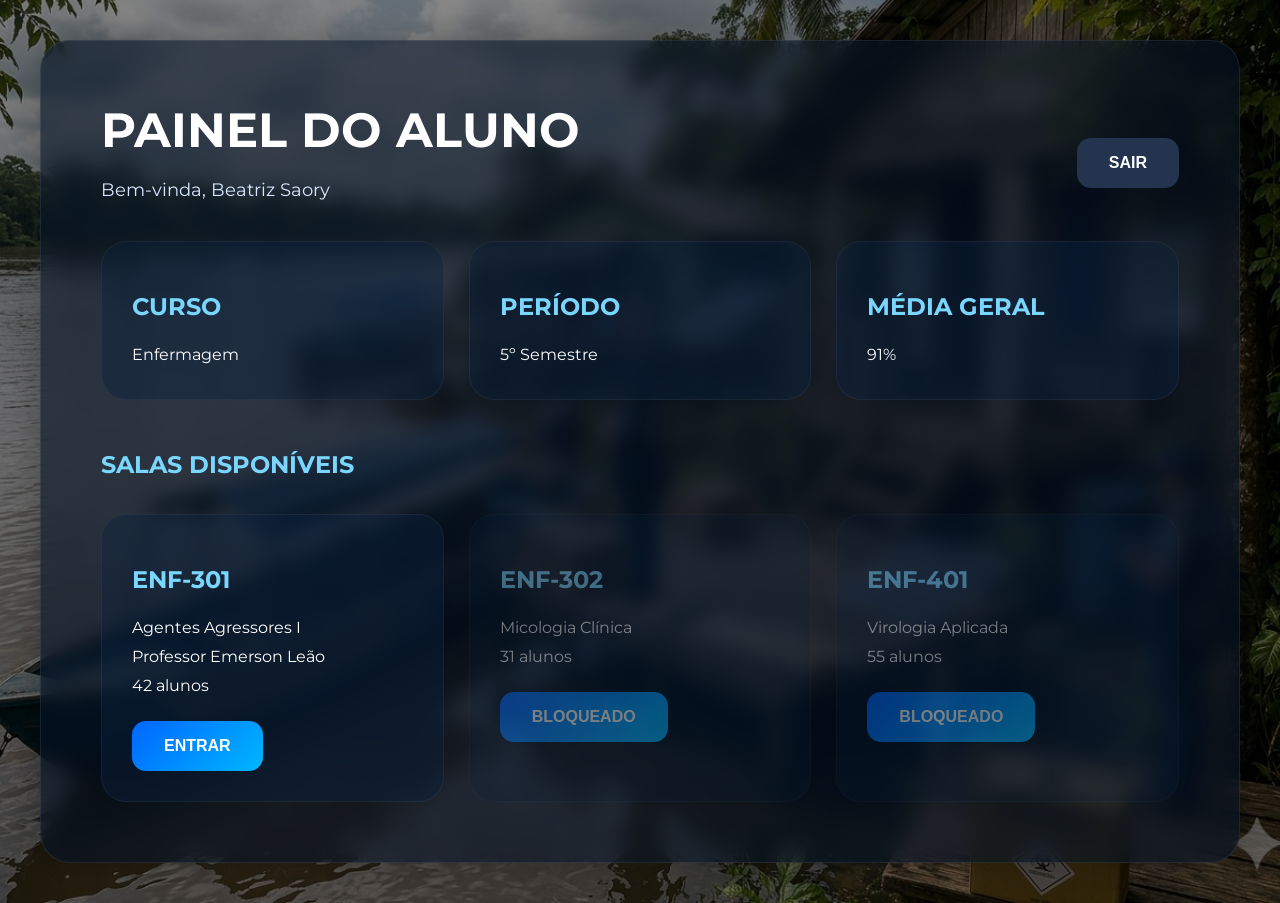
<file: aluno.html>
<!DOCTYPE html>
<html lang="pt-BR">

<head>

<meta charset="UTF-8">

<meta name="viewport"
content="width=device-width, initial-scale=1.0">

<title>Aluno | InfectoLab</title>

<link rel="stylesheet"
href="./css/style.css">

<link href="https://fonts.googleapis.com/css2?family=Montserrat:wght@300;400;500;600;700;800&display=swap"
rel="stylesheet">

</head>

<body>

<section class="screen dashboard-bg">

<div class="content-box">

<div class="top-dashboard">

<div>

<h1>

PAINEL DO ALUNO

</h1>

<p class="subtitle">

Bem-vinda, Beatriz Saory

</p>

</div>

<a href="./index.html">

<button class="secondary-btn">

SAIR

</button>

</a>

</div>

<div class="dashboard-grid">

<div class="dashboard-card">

<h2>

CURSO

</h2>

<p>

Enfermagem

</p>

</div>

<div class="dashboard-card">

<h2>

PERÍODO

</h2>

<p>

5º Semestre

</p>

</div>

<div class="dashboard-card">

<h2>

MÉDIA GERAL

</h2>

<p>

91%

</p>

</div>

</div>

<h2 class="section-title">

SALAS DISPONÍVEIS

</h2>

<div class="room-grid">

<a href="./atividades.html"
class="room-card room-link active-room">

<h2>

ENF-301

</h2>

<p>

Agentes Agressores I

</p>

<p>

Professor Emerson Leão

</p>

<p>

42 alunos

</p>

<button>

ENTRAR

</button>

</a>

<div class="room-card disabled-room">

<h2>

ENF-302

</h2>

<p>

Micologia Clínica

</p>

<p>

31 alunos

</p>

<button disabled>

BLOQUEADO

</button>

</div>

<div class="room-card disabled-room">

<h2>

ENF-401

</h2>

<p>

Virologia Aplicada

</p>

<p>

55 alunos

</p>

<button disabled>

BLOQUEADO

</button>

</div>

</div>

</div>

</section>

</body>

</html>
</file>
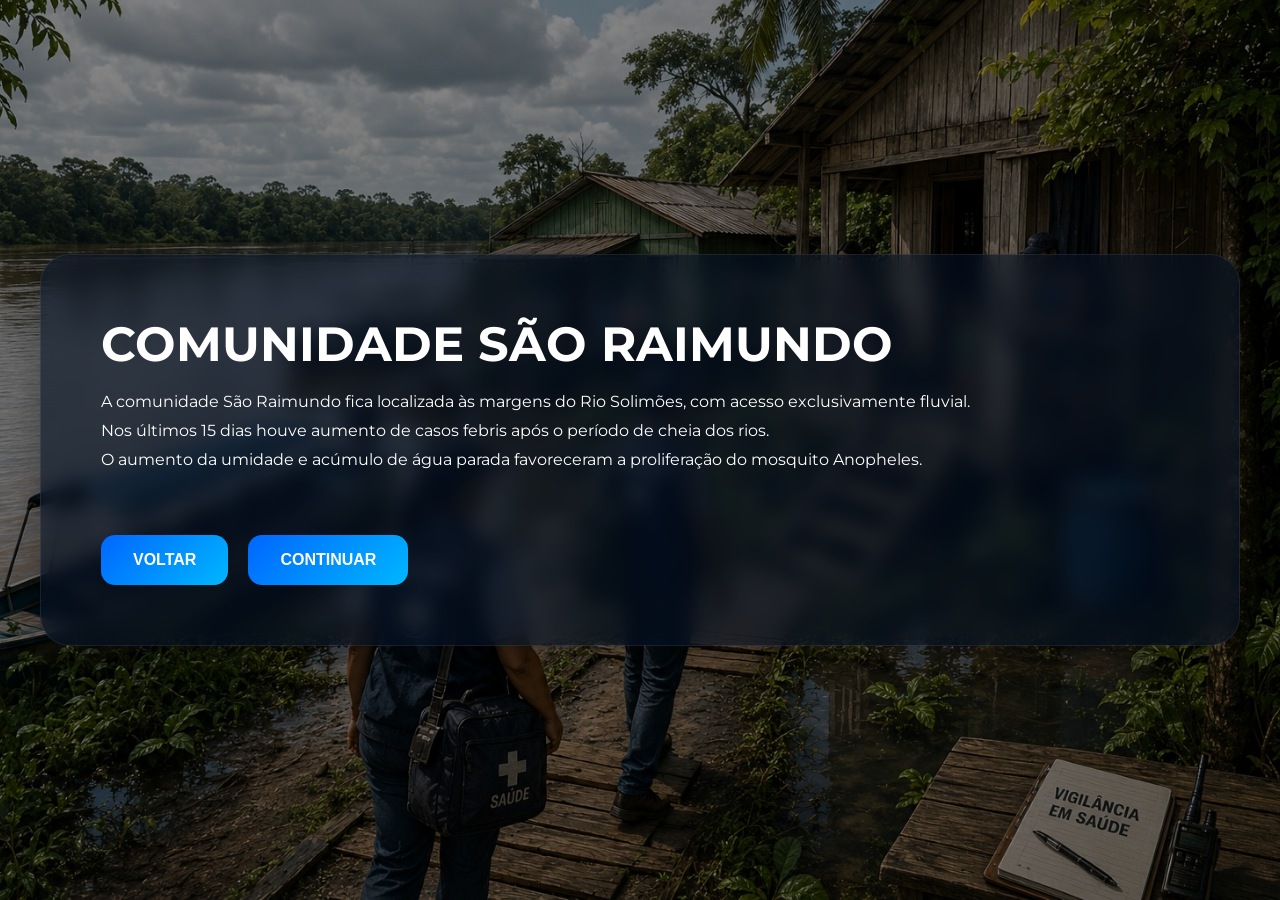
<file: atividade.html>
<!DOCTYPE html>
<html lang="pt-BR">

<head>

<meta charset="UTF-8">

<meta name="viewport"
content="width=device-width, initial-scale=1.0">

<title>Parasitologia | InfectoLab</title>

<link rel="stylesheet"
href="css/style.css">

<link href="https://fonts.googleapis.com/css2?family=Montserrat:wght@300;400;500;600;700;800&display=swap"
rel="stylesheet">

</head>

<body>

<section id="contexto"
class="screen">

<div class="content-box">

<h1>

COMUNIDADE SÃO RAIMUNDO

</h1>

<p>

A comunidade São Raimundo fica localizada às margens do Rio Solimões,
com acesso exclusivamente fluvial.

</p>

<p>

Nos últimos 15 dias houve aumento de casos febris após o período
de cheia dos rios.

</p>

<p>

O aumento da umidade e acúmulo de água parada favoreceram
a proliferação do mosquito Anopheles.

</p>

<div class="navigation-buttons">

<a href="aluno.html">

<button>

VOLTAR

</button>

</a>

<button onclick="abrirPaciente()">

CONTINUAR

</button>

</div>

</div>

</section>

<section id="paciente"
class="screen hidden">

<div class="content-box">

<h1>

PACIENTE

</h1>

<div class="patient-grid">

<div class="patient-card">

<h2>

IDENTIFICAÇÃO

</h2>

<p>

José Arimateia Ferreira dos Santos

</p>

<p>

38 anos

</p>

<p>

Pescador artesanal

</p>

</div>

<div class="patient-card">

<h2>

QUADRO CLÍNICO

</h2>

<p>

Febre intermitente

</p>

<p>

Sudorese intensa

</p>

<p>

Cefaleia

</p>

<p>

Calafrios

</p>

<p>

Fraqueza extrema

</p>

</div>

</div>

<div class="navigation-buttons">

<button onclick="voltarContexto()">

VOLTAR

</button>

<button onclick="abrirDecisao()">

ANALISAR CASO

</button>

</div>

</div>

</section>

<section id="decisao"
class="screen hidden">

<div class="content-box">

<h1>

TOMADA DE DECISÃO

</h1>

<p class="question">

Qual deve ser a primeira conduta?

</p>

<div class="choices">

<div class="choice"
onclick="resposta('a')">

<h3>

Alternativa A

</h3>

<p>

Administrar antitérmico e liberar o paciente.

</p>

</div>

<div class="choice"
onclick="resposta('b')">

<h3>

Alternativa B

</h3>

<p>

Investigar histórico epidemiológico e solicitar gota espessa.

</p>

</div>

<div class="choice"
onclick="resposta('c')">

<h3>

Alternativa C

</h3>

<p>

Prescrever antibiótico empírico.

</p>

</div>

</div>

<div class="navigation-buttons">

<button onclick="voltarPaciente()">

VOLTAR

</button>

</div>

</div>

</section>

<section id="resultado"
class="screen hidden">

<div class="content-box">

<h1 id="resultadoTitulo"></h1>

<div id="resultadoTexto"></div>

<button onclick="abrirLab()">

RESULTADO LABORATORIAL

</button>

</div>

</section>

<section id="laboratorio"
class="screen hidden">

<div class="content-box">

<h1>

RESULTADO LABORATORIAL

</h1>

<div class="lab-box">

<p>

Presença de Plasmodium vivax.

</p>

<p>

Parasitemia moderada.

</p>

</div>

<a href="aluno.html">

<button>

FINALIZAR CASO

</button>

</a>

</div>

</section>

<script src="js/script.js"></script>

</body>

</html>
</file>
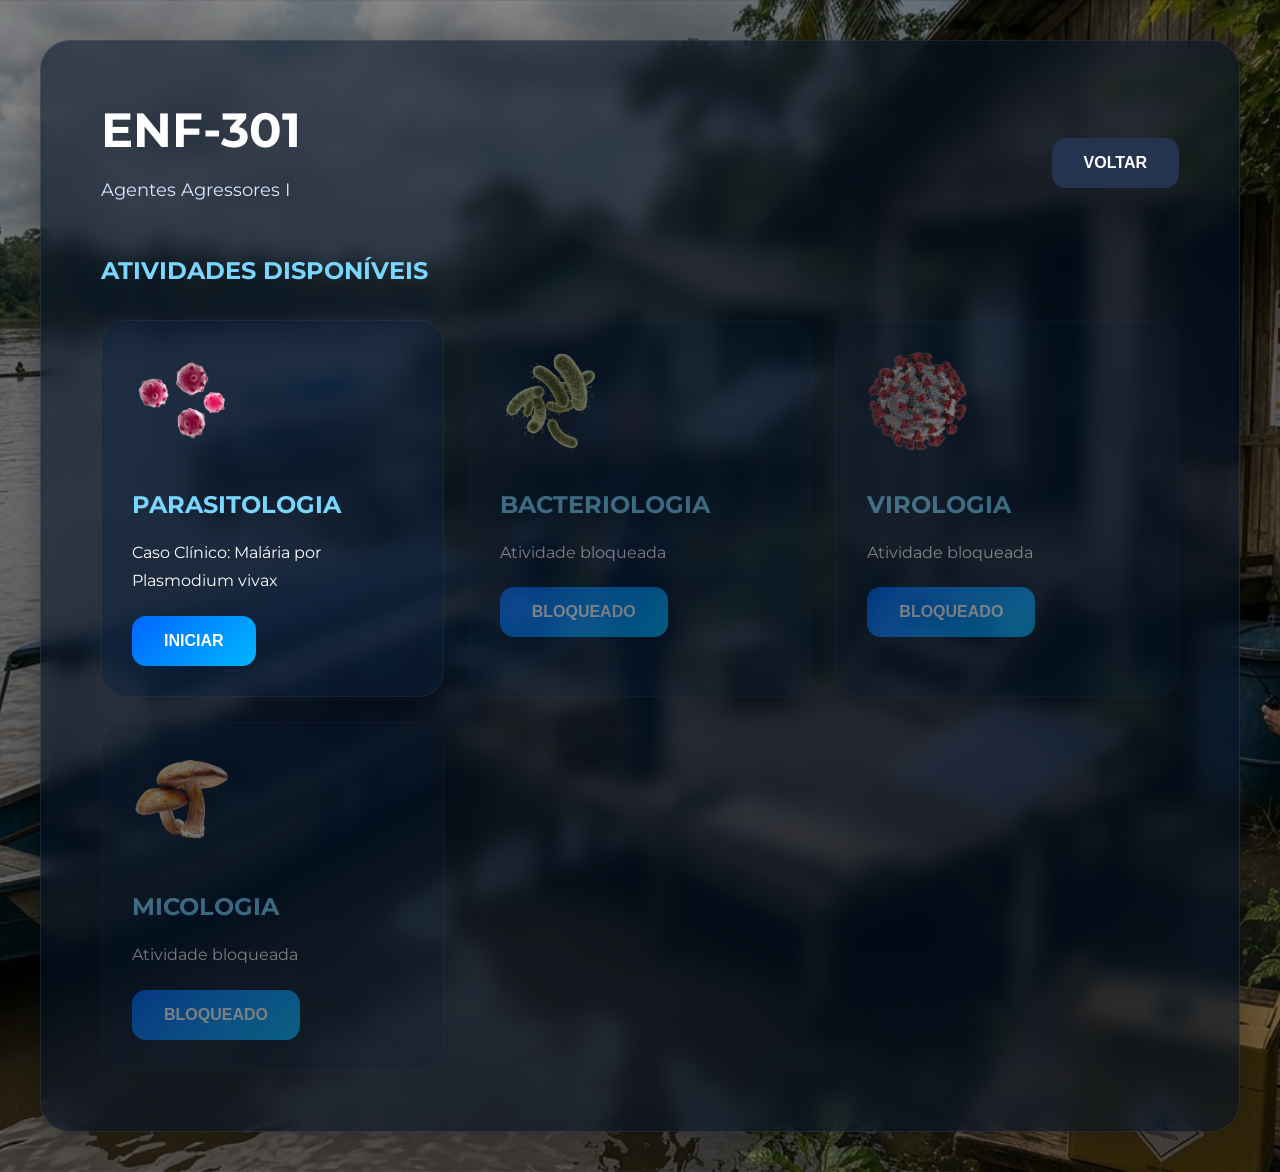
<file: atividades.html>
<!DOCTYPE html>
<html lang="pt-BR">

<head>

<meta charset="UTF-8">

<meta name="viewport"
content="width=device-width, initial-scale=1.0">

<title>Atividades | InfectoLab</title>

<link rel="stylesheet" href="css/style.css">

<link href="https://fonts.googleapis.com/css2?family=Montserrat:wght@300;400;500;600;700;800&display=swap"
rel="stylesheet">

</head>

<body>

<section class="screen dashboard-bg">

<div class="content-box">

<div class="top-dashboard">

<div>

<h1>

ENF-301

</h1>

<p class="subtitle">

Agentes Agressores I

</p>

</div>

<a href="aluno.html">

<button class="secondary-btn">

VOLTAR

</button>

</a>

</div>

<h2 class="section-title">

ATIVIDADES DISPONÍVEIS

</h2>

<div class="room-grid">

<a href="atividade.html"
class="room-card active-room room-link">

<img src="imagens/parasita.png"
class="menu-img">

<h2>

PARASITOLOGIA

</h2>

<p>

Caso Clínico:
Malária por Plasmodium vivax

</p>

<button>

INICIAR

</button>

</a>

<div class="room-card disabled-room">

<img src="imagens/bacteria.webp"
class="menu-img">

<h2>

BACTERIOLOGIA

</h2>

<p>

Atividade bloqueada

</p>

<button disabled>

BLOQUEADO

</button>

</div>

<div class="room-card disabled-room">

<img src="imagens/virus.png"
class="menu-img">

<h2>

VIROLOGIA

</h2>

<p>

Atividade bloqueada

</p>

<button disabled>

BLOQUEADO

</button>

</div>

<div class="room-card disabled-room">

<img src="imagens/micologia.png"
class="menu-img">

<h2>

MICOLOGIA

</h2>

<p>

Atividade bloqueada

</p>

<button disabled>

BLOQUEADO

</button>

</div>

</div>

</div>

</section>

</body>

</html>
</file>
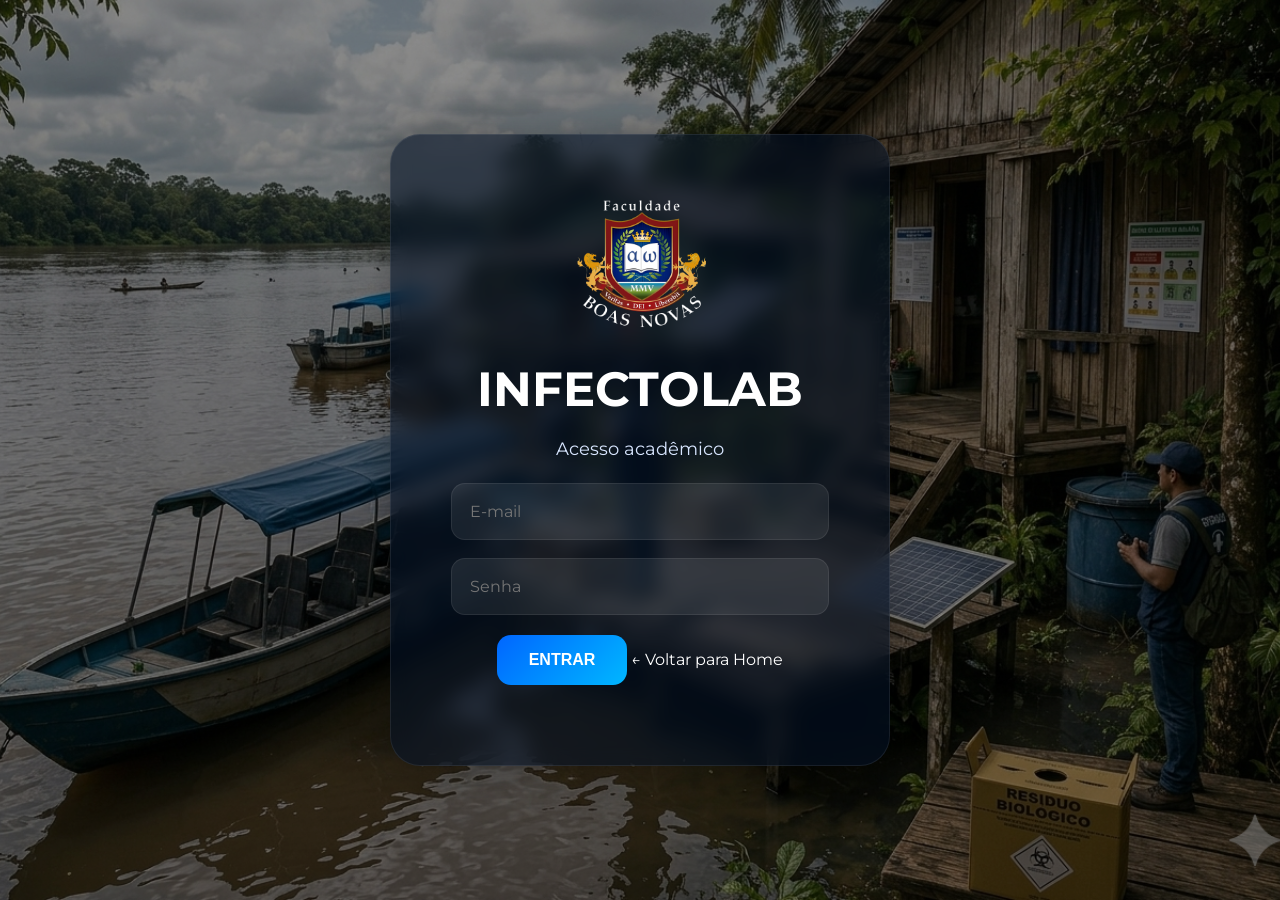
<file: login.html>
<!DOCTYPE html>
<html lang="pt-BR">

<head>

<meta charset="UTF-8">

<meta name="viewport"
content="width=device-width, initial-scale=1.0">

<title>Login | InfectoLab</title>

<link rel="stylesheet"
href="css/style.css">

<link href="https://fonts.googleapis.com/css2?family=Montserrat:wght@300;400;500;600;700;800&display=swap"
rel="stylesheet">

</head>

<body>

<section class="screen login-bg">

<div class="login-box">

<img src="imagens/logo.png"
class="logo login-logo">

<h1>

INFECTOLAB

</h1>

<p class="subtitle">

Acesso acadêmico

</p>

<input
type="email"
id="email"
placeholder="E-mail"
class="modern-input"
>

<input
type="password"
id="senha"
placeholder="Senha"
class="modern-input"
>

<button onclick="fazerLogin()">

ENTRAR

</button>

<a href="index.html"
class="back-link">

← Voltar para Home

</a>

<p id="erroLogin"
class="erro-login">

</p>

</div>

</section>

<script src="js/script.js"></script>

</body>

</html>
</file>
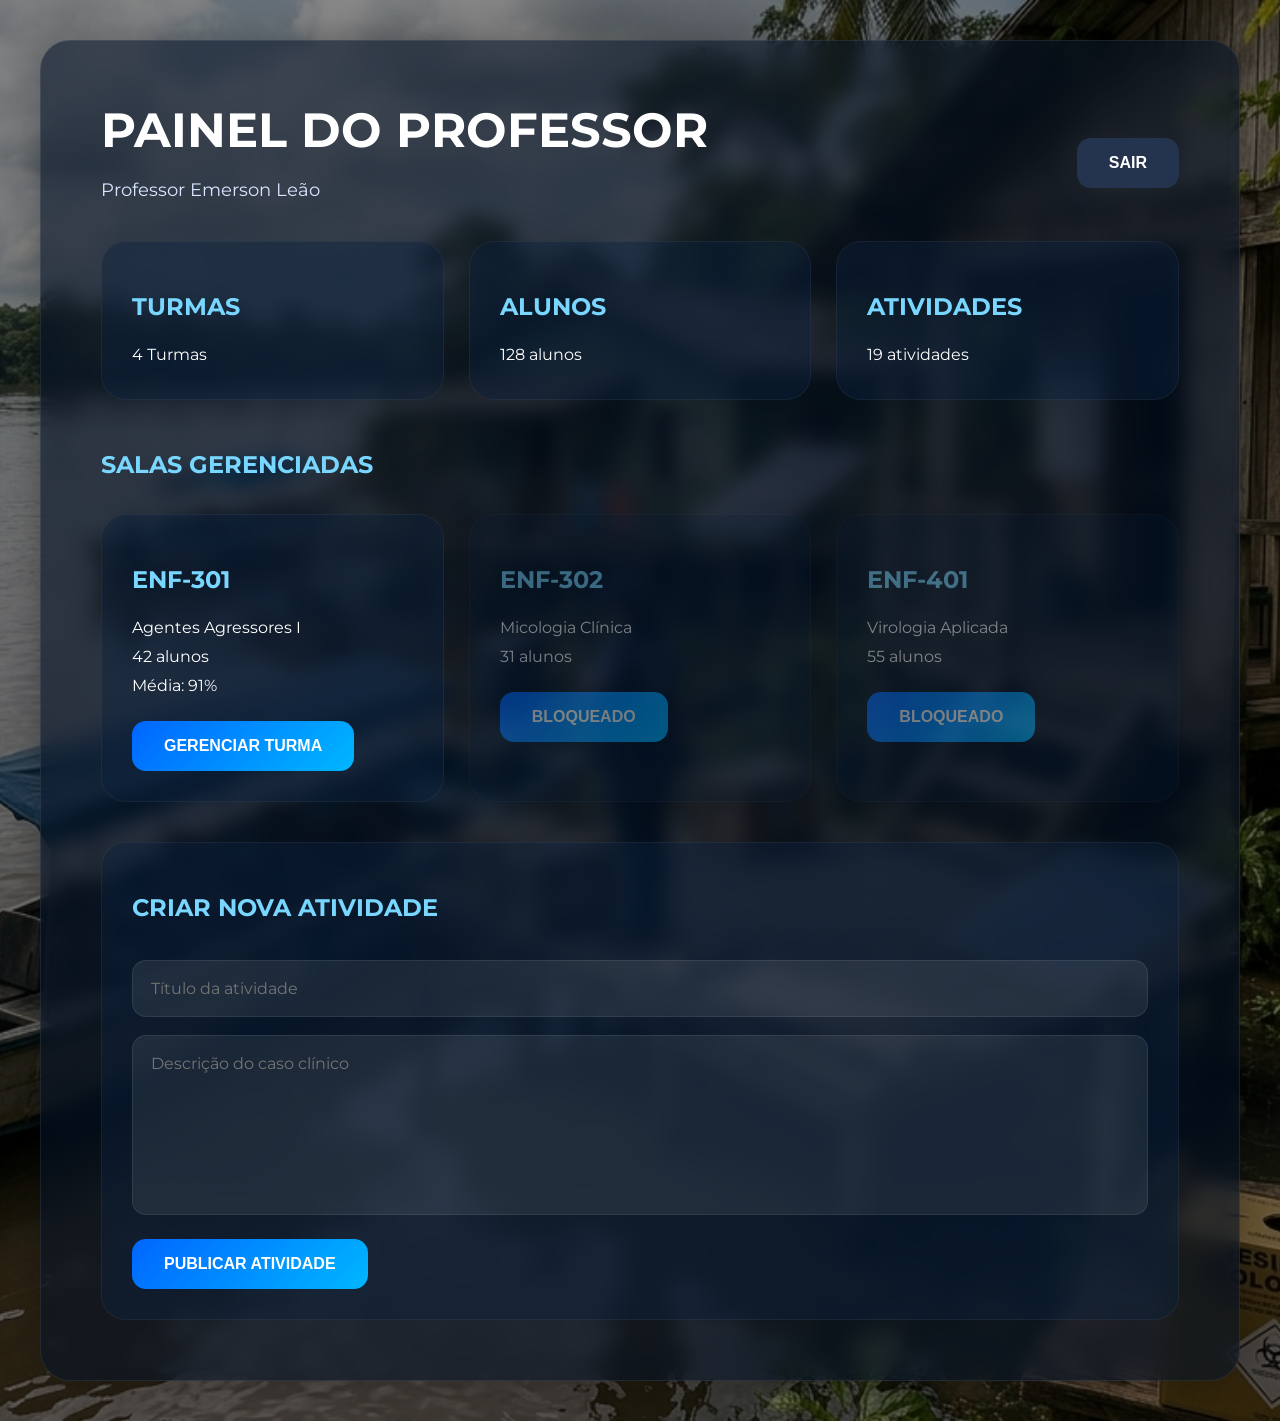
<file: professor.html>
<!DOCTYPE html>
<html lang="pt-BR">

<head>

<meta charset="UTF-8">

<meta name="viewport"
content="width=device-width, initial-scale=1.0">

<title>Professor | InfectoLab</title>

<link rel="stylesheet"
href="./css/style.css">

<link href="https://fonts.googleapis.com/css2?family=Montserrat:wght@300;400;500;600;700;800&display=swap"
rel="stylesheet">

</head>

<body>

<section class="screen dashboard-bg">

<div class="content-box">

<div class="top-dashboard">

<div>

<h1>

PAINEL DO PROFESSOR

</h1>

<p class="subtitle">

Professor Emerson Leão

</p>

</div>

<a href="./index.html">

<button class="secondary-btn">

SAIR

</button>

</a>

</div>

<div class="dashboard-grid">

<div class="dashboard-card">

<h2>

TURMAS

</h2>

<p>

4 Turmas

</p>

</div>

<div class="dashboard-card">

<h2>

ALUNOS

</h2>

<p>

128 alunos

</p>

</div>

<div class="dashboard-card">

<h2>

ATIVIDADES

</h2>

<p>

19 atividades

</p>

</div>

</div>

<h2 class="section-title">

SALAS GERENCIADAS

</h2>

<div class="room-grid">

<a href="./turma301.html"
class="room-card room-link active-room">

<h2>

ENF-301

</h2>

<p>

Agentes Agressores I

</p>

<p>

42 alunos

</p>

<p>

Média: 91%

</p>

<button>

GERENCIAR TURMA

</button>

</a>

<div class="room-card disabled-room">

<h2>

ENF-302

</h2>

<p>

Micologia Clínica

</p>

<p>

31 alunos

</p>

<button disabled>

BLOQUEADO

</button>

</div>

<div class="room-card disabled-room">

<h2>

ENF-401

</h2>

<p>

Virologia Aplicada

</p>

<p>

55 alunos

</p>

<button disabled>

BLOQUEADO

</button>

</div>

</div>

<div class="teacher-section spacing-top">

<h2>

CRIAR NOVA ATIVIDADE

</h2>

<input
type="text"
placeholder="Título da atividade"
class="modern-input">

<textarea
placeholder="Descrição do caso clínico"
class="modern-textarea"></textarea>

<button>

PUBLICAR ATIVIDADE

</button>

</div>

</div>

</section>

</body>

</html>
</file>
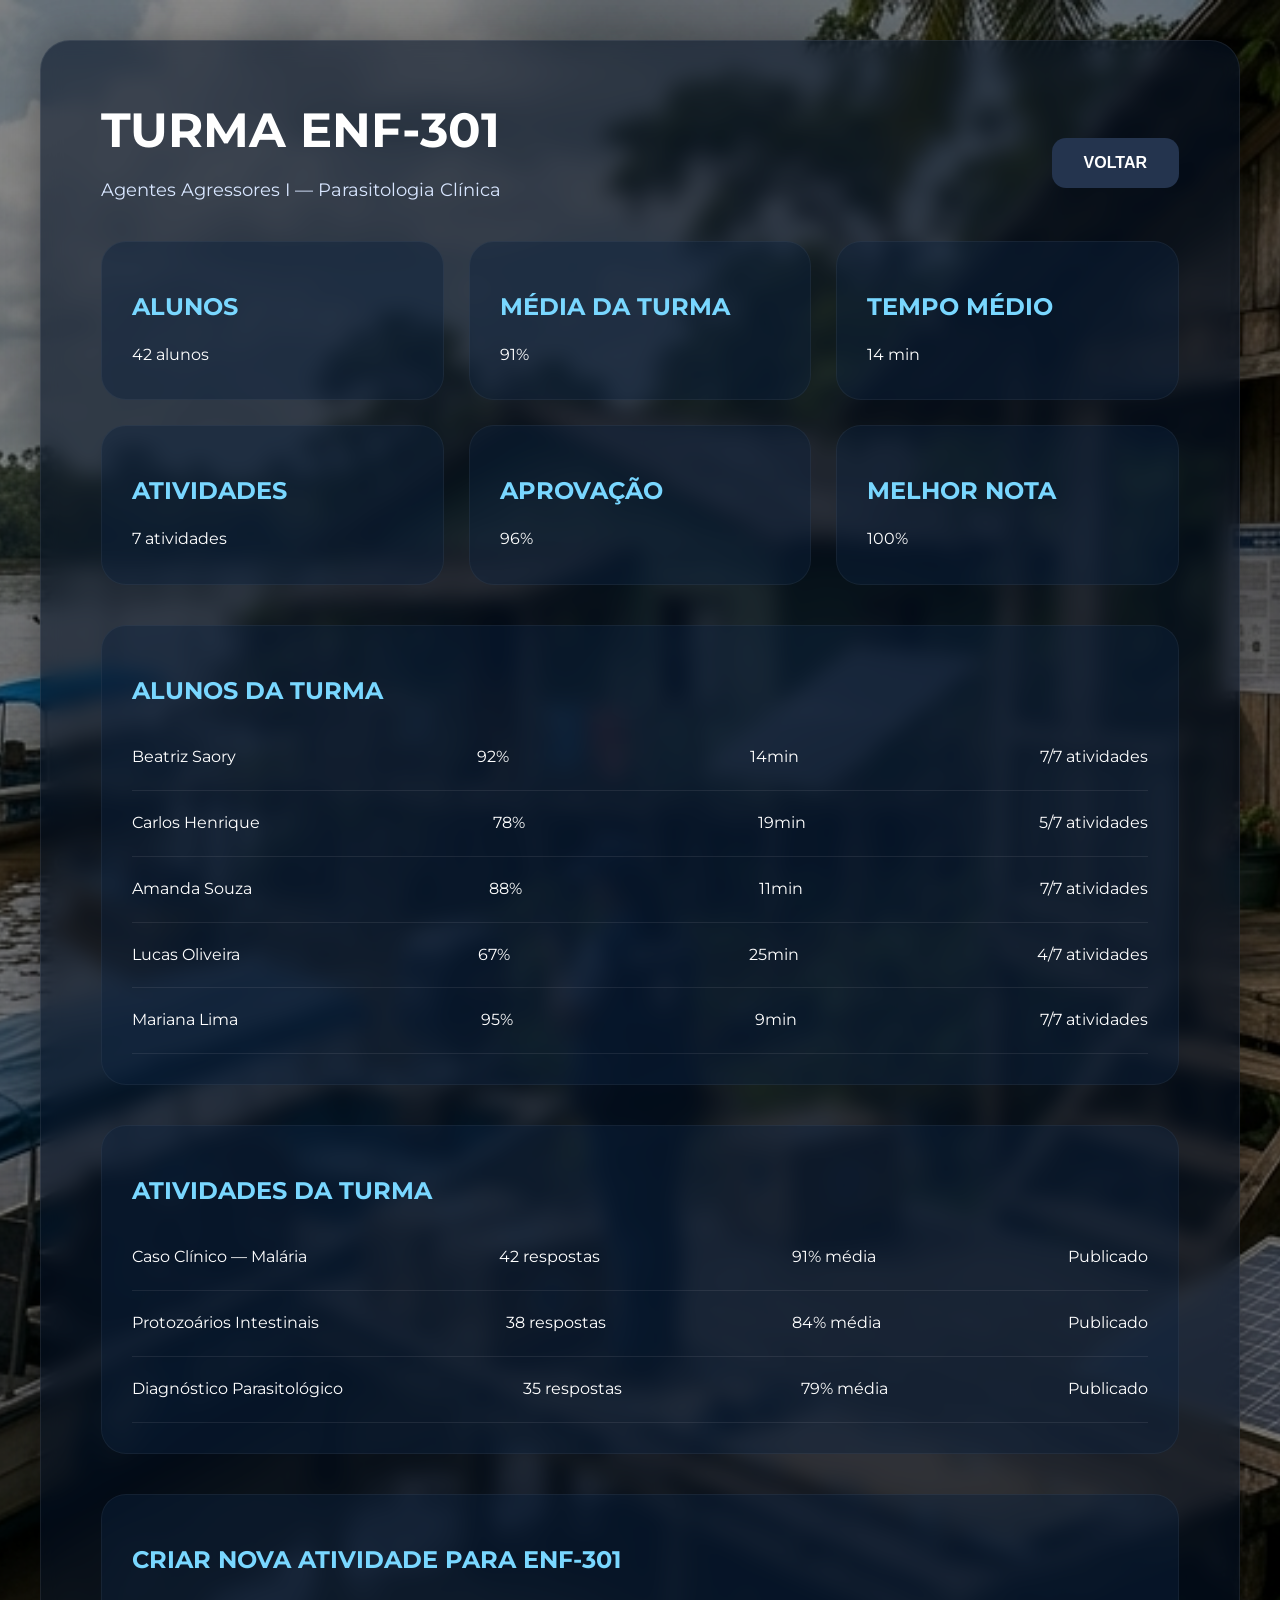
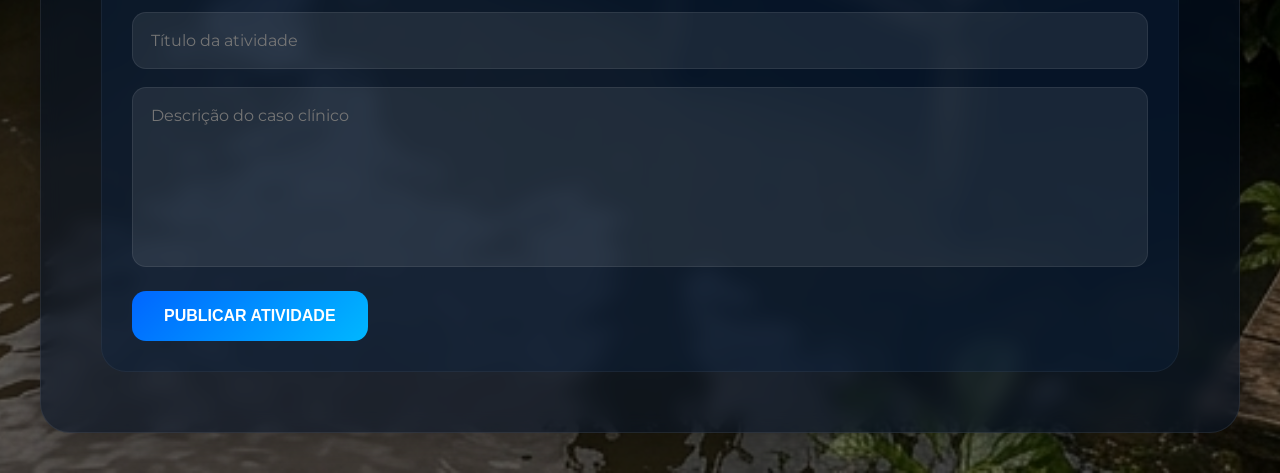
<file: turma301.html>
<!DOCTYPE html>
<html lang="pt-BR">

<head>

<meta charset="UTF-8">

<meta name="viewport"
content="width=device-width, initial-scale=1.0">

<title>ENF-301 | InfectoLab</title>

<link rel="stylesheet"
href="css/style.css">

<link href="https://fonts.googleapis.com/css2?family=Montserrat:wght@300;400;500;600;700;800&display=swap"
rel="stylesheet">

</head>

<body>

<section class="screen dashboard-bg">

<div class="content-box">

<div class="top-dashboard">

<div>

<h1>

TURMA ENF-301

</h1>

<p class="subtitle">

Agentes Agressores I — Parasitologia Clínica

</p>

</div>

<a href="professor.html">

<button class="secondary-btn">

VOLTAR

</button>

</a>

</div>

<div class="dashboard-grid">

<div class="dashboard-card">

<h2>

ALUNOS

</h2>

<p>

42 alunos

</p>

</div>

<div class="dashboard-card">

<h2>

MÉDIA DA TURMA

</h2>

<p>

91%

</p>

</div>

<div class="dashboard-card">

<h2>

TEMPO MÉDIO

</h2>

<p>

14 min

</p>

</div>

<div class="dashboard-card">

<h2>

ATIVIDADES

</h2>

<p>

7 atividades

</p>

</div>

<div class="dashboard-card">

<h2>

APROVAÇÃO

</h2>

<p>

96%

</p>

</div>

<div class="dashboard-card">

<h2>

MELHOR NOTA

</h2>

<p>

100%

</p>

</div>

</div>

<div class="teacher-section spacing-top">

<h2>

ALUNOS DA TURMA

</h2>

<div class="student-row">

<p>

Beatriz Saory

</p>

<p>

92%

</p>

<p>

14min

</p>

<p>

7/7 atividades

</p>

</div>

<div class="student-row">

<p>

Carlos Henrique

</p>

<p>

78%

</p>

<p>

19min

</p>

<p>

5/7 atividades

</p>

</div>

<div class="student-row">

<p>

Amanda Souza

</p>

<p>

88%

</p>

<p>

11min

</p>

<p>

7/7 atividades

</p>

</div>

<div class="student-row">

<p>

Lucas Oliveira

</p>

<p>

67%

</p>

<p>

25min

</p>

<p>

4/7 atividades

</p>

</div>

<div class="student-row">

<p>

Mariana Lima

</p>

<p>

95%

</p>

<p>

9min

</p>

<p>

7/7 atividades

</p>

</div>

</div>

<div class="teacher-section spacing-top">

<h2>

ATIVIDADES DA TURMA

</h2>

<div class="student-row">

<p>

Caso Clínico — Malária

</p>

<p>

42 respostas

</p>

<p>

91% média

</p>

<p>

Publicado

</p>

</div>

<div class="student-row">

<p>

Protozoários Intestinais

</p>

<p>

38 respostas

</p>

<p>

84% média

</p>

<p>

Publicado

</p>

</div>

<div class="student-row">

<p>

Diagnóstico Parasitológico

</p>

<p>

35 respostas

</p>

<p>

79% média

</p>

<p>

Publicado

</p>

</div>

</div>

<div class="teacher-section spacing-top">

<h2>

CRIAR NOVA ATIVIDADE PARA ENF-301

</h2>

<input
type="text"
placeholder="Título da atividade"
class="modern-input">

<textarea
placeholder="Descrição do caso clínico"
class="modern-textarea"></textarea>

<button>

PUBLICAR ATIVIDADE

</button>

</div>

</div>

</section>

</body>

</html>
</file>
<file: css/style.css>
*{
margin:0;
padding:0;
box-sizing:border-box;
}

body{

font-family:'Montserrat', sans-serif;
background:#071120;
color:white;
overflow-x:hidden;

}

a{
text-decoration:none;
color:white;
}

.screen{

min-height:100vh;

display:flex;
justify-content:center;
align-items:center;

padding:40px;

background-size:cover;
background-position:center;

position:relative;

}

.screen::before{

content:"";

position:absolute;

width:100%;
height:100%;

background:rgba(0,0,0,0.45);

top:0;
left:0;

}

.hidden{
display:none;
}

.login-bg,
.dashboard-bg{

background-image:url("../imagens/home.png");

}

#contexto{
background-image:url("../imagens/contexto1.jpeg");
}

#paciente{
background-image:url("../imagens/paciente1.jpeg");
}

#decisao{
background-image:url("../imagens/decisao1.jpeg");
}

#resultado{
background-image:url("../imagens/decisao1.jpeg");
}

#laboratorio{
background-image:url("../imagens/lab1.png");
}

.home-box,
.content-box,
.login-box{

position:relative;
z-index:2;

background:rgba(5,18,38,0.58);

backdrop-filter:blur(10px);

padding:60px;

border-radius:30px;

width:100%;
max-width:1250px;

border:1px solid rgba(255,255,255,0.08);

box-shadow:0 0 40px rgba(0,0,0,0.3);

}

.login-box{

max-width:500px;
text-align:center;

}

.logo{

width:220px;

display:block;

margin:auto;
margin-bottom:30px;

}

.login-logo{
width:180px;
}

.home-tag{

display:inline-block;

padding:10px 18px;

background:#0d5eff;

border-radius:30px;

font-size:0.8rem;

font-weight:700;

margin-bottom:25px;

}

h1{

font-size:3rem;
margin-bottom:15px;

}

h2{

margin:20px 0;
color:#79d7ff;

}

p{

line-height:1.8;

}

.subtitle{

font-size:1.1rem;
color:#d8e6ff;

}

.dashboard-grid,
.room-grid{

display:grid;

grid-template-columns:repeat(3,1fr);

gap:25px;

margin-top:35px;

}

.dashboard-card,
.room-card,
.teacher-section,
.patient-card,
.choice{

background:rgba(12,35,60,0.45);

padding:30px;

border-radius:25px;

border:1px solid rgba(255,255,255,0.05);

}

.room-link{

transition:0.3s;
cursor:pointer;

}

.room-link:hover{

transform:translateY(-8px);

background:rgba(18,50,85,0.75);

}

.disabled-room{

opacity:0.45;

}

.section-title{

margin-top:50px;

}

.menu-img{

width:100px;
height:100px;

object-fit:contain;

margin-bottom:15px;

}

button{

background:linear-gradient(135deg,#0066ff,#00b7ff);

color:white;

border:none;

padding:16px 32px;

border-radius:14px;

font-size:1rem;

font-weight:700;

cursor:pointer;

transition:0.3s;

margin-top:20px;

}

button:hover{

transform:translateY(-3px);

}

.secondary-btn{

background:#24344e;

}

.top-dashboard{

display:flex;
justify-content:space-between;
align-items:center;

gap:20px;

}

.modern-input,
.modern-textarea{

width:100%;

padding:18px;

margin-top:18px;

background:rgba(255,255,255,0.08);

border:1px solid rgba(255,255,255,0.08);

border-radius:14px;

color:white;

font-size:1rem;

outline:none;

font-family:'Montserrat', sans-serif;

}

.modern-textarea{

height:180px;
resize:none;

}

.student-row{

display:flex;
justify-content:space-between;
align-items:center;

padding:18px 0;

border-bottom:1px solid rgba(255,255,255,0.08);

gap:20px;

}

.spacing-top{

margin-top:40px;

}

.teacher-section{

margin-top:40px;

}

.erro-login{

margin-top:20px;

color:#ff7390;

font-weight:700;

}

.patient-grid{

display:grid;

grid-template-columns:repeat(2,1fr);

gap:25px;

margin-top:35px;

}

.choices{

display:grid;

gap:20px;

margin-top:30px;

}

.choice{

cursor:pointer;
transition:0.3s;

}

.choice:hover{

transform:translateX(8px);

background:rgba(18,50,85,0.75);

}

.navigation-buttons{

display:flex;

gap:20px;

margin-top:40px;

}

.reward{

color:#6fff9f;
font-size:1.4rem;
margin-top:20px;

}

.penalty{

color:#ff7390;
font-size:1.4rem;
margin-top:20px;

}

@media(max-width:900px){

.dashboard-grid,
.room-grid,
.patient-grid{

grid-template-columns:1fr;

}

.top-dashboard{

flex-direction:column;
align-items:flex-start;

}

.student-row{

flex-direction:column;
align-items:flex-start;

}

h1{

font-size:2rem;

}

.home-box,
.content-box,
.login-box{

padding:35px;

}

}
</file>
